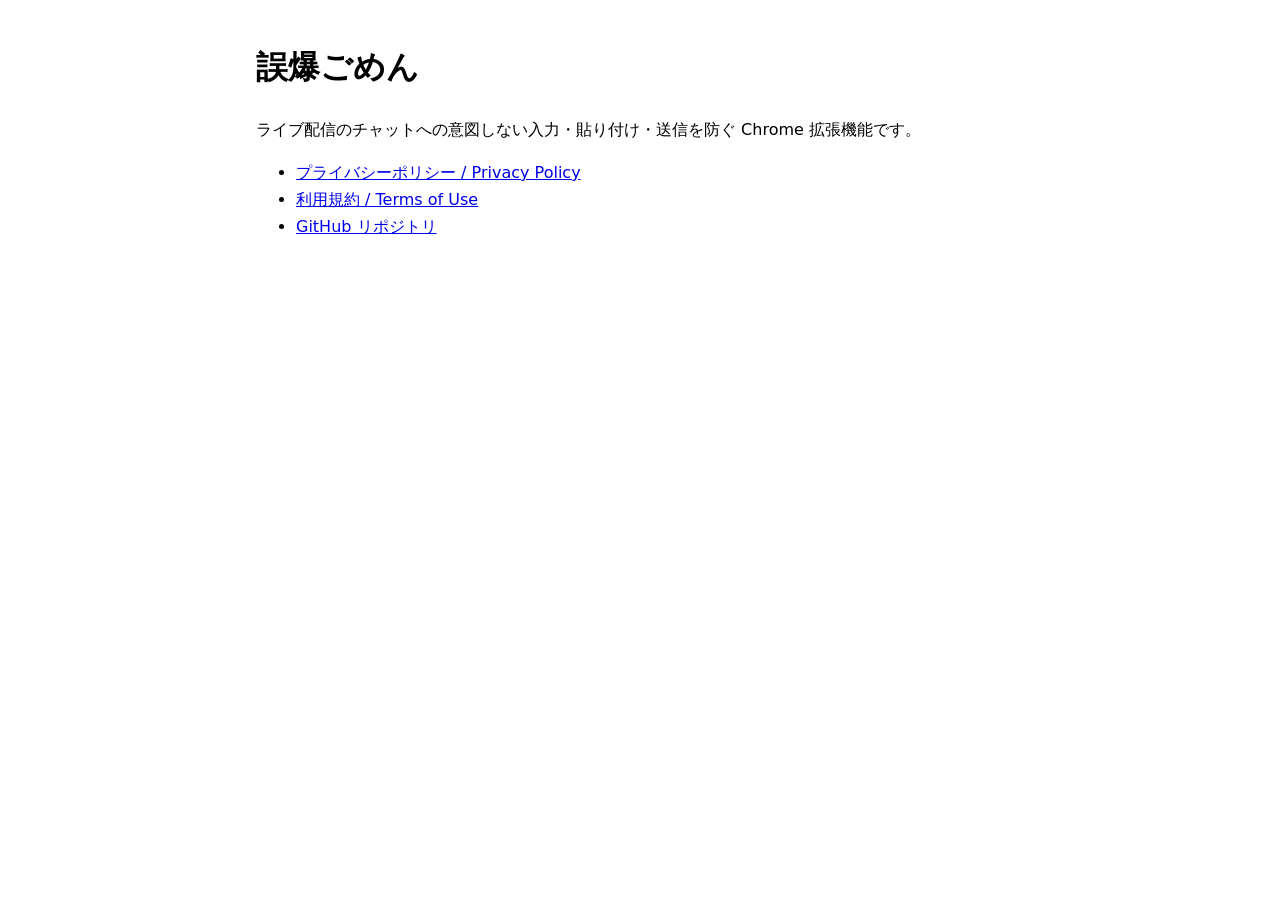
<file: docs/index.html>
<!doctype html>
<html lang="ja">
<head>
<meta charset="utf-8">
<meta name="viewport" content="width=device-width, initial-scale=1">
<title>誤爆ごめん｜配信チャット誤送信防止</title>
<style>body{max-width:48rem;margin:2.5rem auto;padding:0 1rem;font:16px/1.7 system-ui,sans-serif;color-scheme:light dark}</style>
</head>
<body><main>
<h1>誤爆ごめん</h1>
<p>ライブ配信のチャットへの意図しない入力・貼り付け・送信を防ぐ Chrome 拡張機能です。</p>
<ul>
<li><a href="privacy.html">プライバシーポリシー / Privacy Policy</a></li>
<li><a href="terms.html">利用規約 / Terms of Use</a></li>
<li><a href="https://github.com/mmiyaji/gobaku-gomen">GitHub リポジトリ</a></li>
</ul>
</main></body></html>
</file>
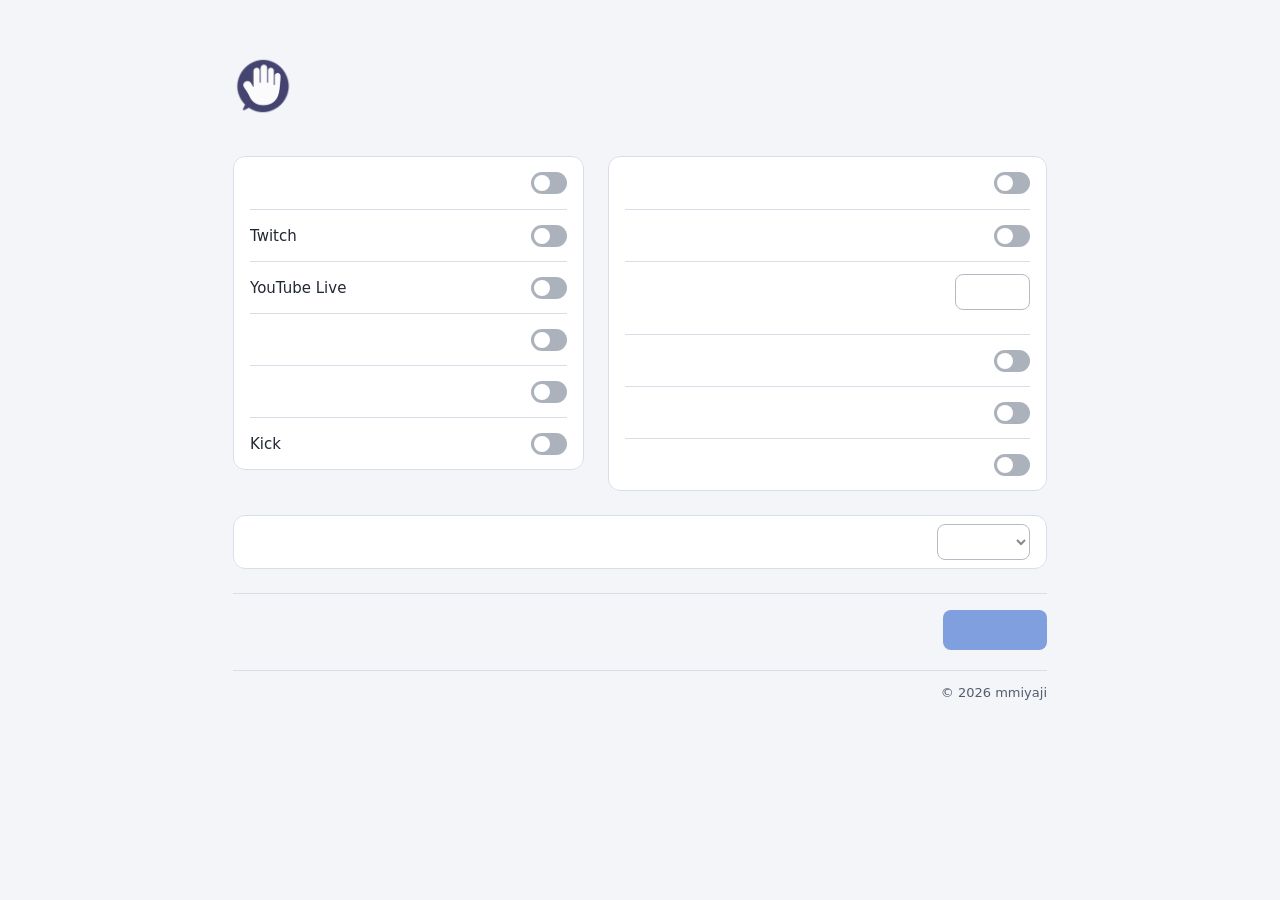
<file: options.html>
<!doctype html>
<html lang="en">
<head>
  <meta charset="utf-8">
  <meta name="viewport" content="width=device-width, initial-scale=1">
  <title></title>
  <link rel="icon" href="assets/icons/icon-32.png">
  <link rel="stylesheet" href="options.css">
  <script defer src="settings.js"></script>
  <script defer src="options.js"></script>
</head>
<body>
  <main>
    <header class="page-heading">
      <img class="extension-icon" src="assets/icons/icon-128.png" width="60" height="60" alt="">
      <div>
        <h1 data-message="settings_title"></h1>
        <p class="page-subtitle" data-message="settings_subtitle"></p>
      </div>
    </header>
    <form>
      <div class="settings-grid">
        <section aria-labelledby="sites-title">
          <h2 id="sites-title" data-message="sites"></h2>
          <fieldset aria-labelledby="sites-title" disabled>
            <label class="setting-row"><span data-message="popup_enabled"></span><input type="checkbox" role="switch" name="enabled"></label>
            <label class="setting-row"><span>Twitch</span><input type="checkbox" role="switch" name="twitchEnabled"></label>
            <label class="setting-row"><span>YouTube Live</span><input type="checkbox" role="switch" name="youtubeEnabled"></label>
            <label class="setting-row"><span data-message="niconico_live"></span><input type="checkbox" role="switch" name="niconicoEnabled"></label>
            <label class="setting-row"><span data-message="twitcasting"></span><input type="checkbox" role="switch" name="twitcastingEnabled"></label>
            <label class="setting-row"><span>Kick</span><input type="checkbox" role="switch" name="kickEnabled"></label>
          </fieldset>
        </section>
        <section aria-labelledby="unlock-title">
          <h2 id="unlock-title" data-message="unlock_settings"></h2>
          <fieldset aria-labelledby="unlock-title" disabled>
            <label class="setting-row"><span data-message="confirm_unlock"></span><input type="checkbox" role="switch" name="confirmUnlock"></label>
            <label class="setting-row"><span data-message="auto_relock"></span><input type="checkbox" role="switch" name="autoRelock"></label>
            <div class="duration">
              <label class="setting-row">
                <span data-message="unlock_seconds"></span>
                <input type="number" name="unlockSeconds" required aria-describedby="unlock-hint">
              </label>
              <p id="unlock-hint" data-message="unlock_hint"></p>
            </div>
            <label class="setting-row"><span data-message="relock_on_leave"></span><input type="checkbox" role="switch" name="relockOnLeave"></label>
            <label class="setting-row"><span data-message="confirm_paste"></span><input type="checkbox" role="switch" name="confirmPaste"></label>
            <label class="setting-row">
              <span>
                <span data-message="guard_enter"></span>
                <small id="guard-enter-hint" data-message="guard_enter_hint"></small>
              </span>
              <input type="checkbox" role="switch" name="guardEnter" aria-describedby="guard-enter-hint">
            </label>
          </fieldset>
        </section>
      </div>
      <fieldset class="language-settings" disabled>
        <label class="setting-row">
          <span data-message="language_settings"></span>
          <select name="language">
            <option value="system" data-message="language_system"></option>
            <option value="en" lang="en">English</option>
            <option value="ja" lang="ja">日本語</option>
          </select>
        </label>
      </fieldset>
      <div class="actions">
        <p role="status"></p>
        <button type="submit" data-message="save" disabled></button>
      </div>
    </form>
    <footer class="page-footer">
      <div class="footer-links">
        <a href="https://mmiyaji.github.io/gobaku-gomen/terms.html" target="_blank" rel="noopener noreferrer" data-message="footer_terms"></a>
        <a href="https://mmiyaji.github.io/gobaku-gomen/privacy.html" target="_blank" rel="noopener noreferrer" data-message="footer_privacy"></a>
        <a href="https://ruhenheim.org/" target="_blank" rel="noopener noreferrer" data-message="footer_author_site"></a>
      </div>
      <small>© 2026 mmiyaji</small>
    </footer>
  </main>
</body>
</html>
</file>
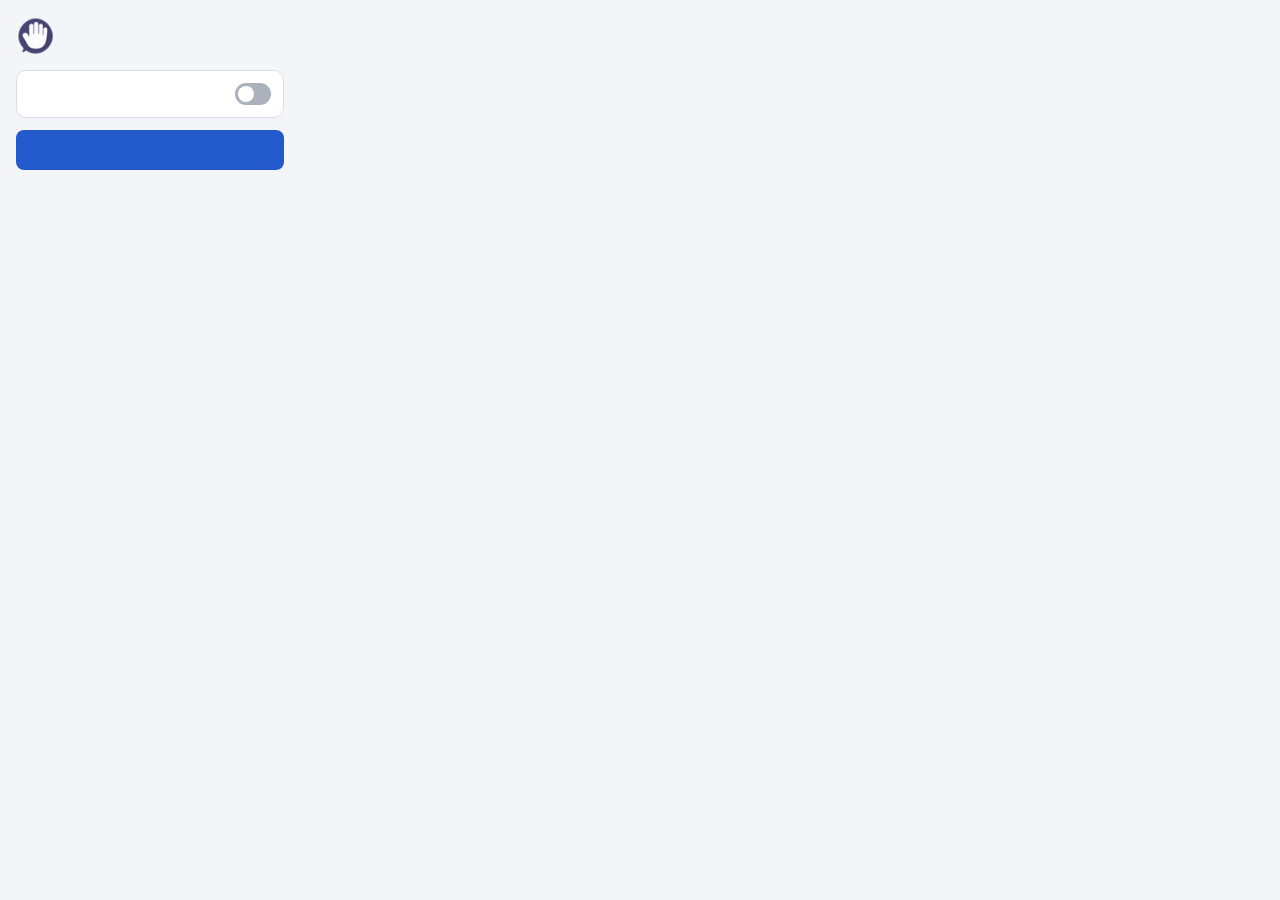
<file: popup.html>
<!doctype html>
<html lang="en">
<head>
  <meta charset="utf-8">
  <meta name="viewport" content="width=device-width, initial-scale=1">
  <title></title>
  <link rel="stylesheet" href="options.css">
  <link rel="stylesheet" href="popup.css">
  <script defer src="settings.js"></script>
  <script defer src="popup.js"></script>
</head>
<body>
  <main>
    <header class="popup-heading">
      <img src="assets/icons/icon-48.png" width="40" height="40" alt="">
      <div>
        <h1 data-message="extension_short_name"></h1>
        <p data-message="settings_subtitle"></p>
      </div>
    </header>
    <label class="setting-row">
      <span data-message="popup_enabled"></span>
      <input id="enabled" type="checkbox" role="switch" disabled>
    </label>
    <button id="details" type="button" data-message="popup_options"></button>
    <p id="status" role="status"></p>
  </main>
</body>
</html>
</file>
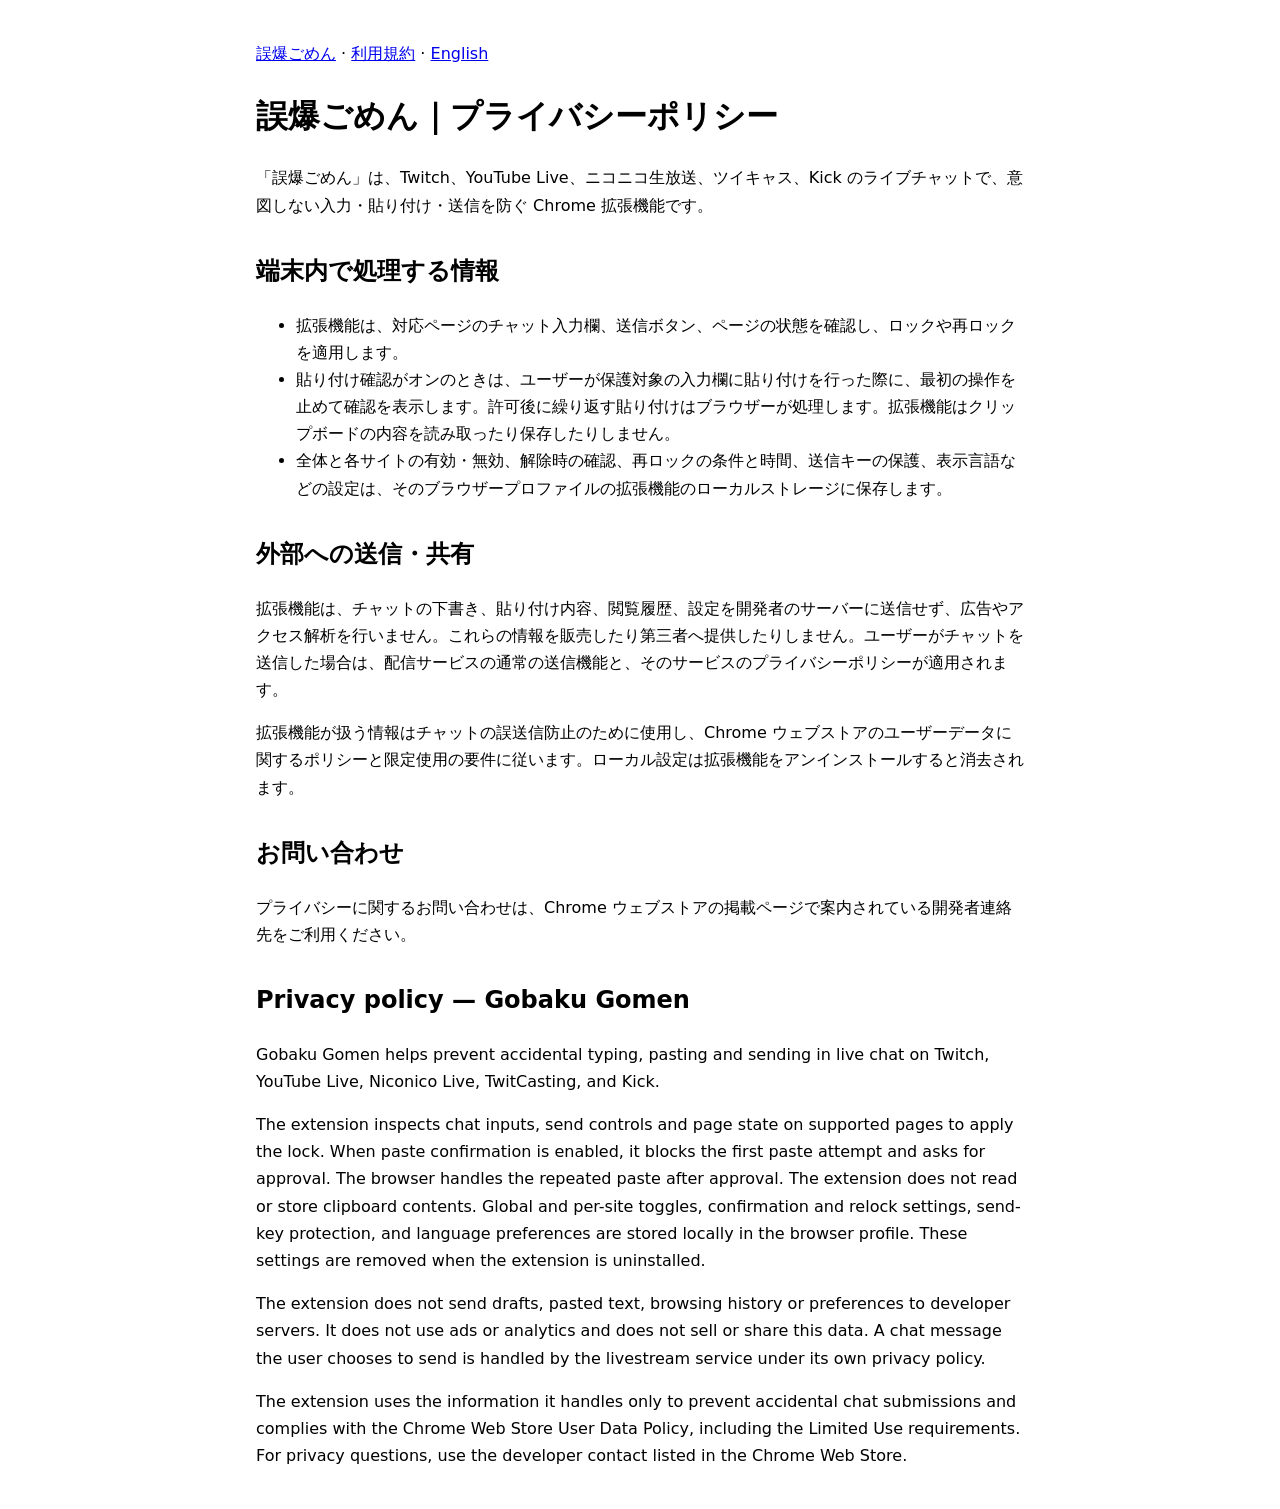
<file: docs/privacy.html>
<!doctype html>
<html lang="ja">
<head><meta charset="utf-8"><meta name="viewport" content="width=device-width, initial-scale=1"><title>誤爆ごめん｜プライバシーポリシー</title>
<style>body{max-width:48rem;margin:2.5rem auto;padding:0 1rem;font:16px/1.7 system-ui,sans-serif;color-scheme:light dark} h2{margin-top:2rem}</style></head>
<body><main><nav><a href="./">誤爆ごめん</a> · <a href="terms.html">利用規約</a> · <a href="#english" lang="en">English</a></nav>
<h1>誤爆ごめん｜プライバシーポリシー</h1>
<p>「誤爆ごめん」は、Twitch、YouTube Live、ニコニコ生放送、ツイキャス、Kick のライブチャットで、意図しない入力・貼り付け・送信を防ぐ Chrome 拡張機能です。</p>
<h2>端末内で処理する情報</h2>
<ul>
<li>拡張機能は、対応ページのチャット入力欄、送信ボタン、ページの状態を確認し、ロックや再ロックを適用します。</li>
<li>貼り付け確認がオンのときは、ユーザーが保護対象の入力欄に貼り付けを行った際に、最初の操作を止めて確認を表示します。許可後に繰り返す貼り付けはブラウザーが処理します。拡張機能はクリップボードの内容を読み取ったり保存したりしません。</li>
<li>全体と各サイトの有効・無効、解除時の確認、再ロックの条件と時間、送信キーの保護、表示言語などの設定は、そのブラウザープロファイルの拡張機能のローカルストレージに保存します。</li>
</ul>
<h2>外部への送信・共有</h2>
<p>拡張機能は、チャットの下書き、貼り付け内容、閲覧履歴、設定を開発者のサーバーに送信せず、広告やアクセス解析を行いません。これらの情報を販売したり第三者へ提供したりしません。ユーザーがチャットを送信した場合は、配信サービスの通常の送信機能と、そのサービスのプライバシーポリシーが適用されます。</p>
<p>拡張機能が扱う情報はチャットの誤送信防止のために使用し、Chrome ウェブストアのユーザーデータに関するポリシーと限定使用の要件に従います。ローカル設定は拡張機能をアンインストールすると消去されます。</p>
<h2>お問い合わせ</h2>
<p>プライバシーに関するお問い合わせは、Chrome ウェブストアの掲載ページで案内されている開発者連絡先をご利用ください。</p>
<section id="english" lang="en">
<h2>Privacy policy — Gobaku Gomen</h2>
<p>Gobaku Gomen helps prevent accidental typing, pasting and sending in live chat on Twitch, YouTube Live, Niconico Live, TwitCasting, and Kick.</p>
<p>The extension inspects chat inputs, send controls and page state on supported pages to apply the lock. When paste confirmation is enabled, it blocks the first paste attempt and asks for approval. The browser handles the repeated paste after approval. The extension does not read or store clipboard contents. Global and per-site toggles, confirmation and relock settings, send-key protection, and language preferences are stored locally in the browser profile. These settings are removed when the extension is uninstalled.</p>
<p>The extension does not send drafts, pasted text, browsing history or preferences to developer servers. It does not use ads or analytics and does not sell or share this data. A chat message the user chooses to send is handled by the livestream service under its own privacy policy.</p>
<p>The extension uses the information it handles only to prevent accidental chat submissions and complies with the Chrome Web Store User Data Policy, including the Limited Use requirements. For privacy questions, use the developer contact listed in the Chrome Web Store.</p>
</section>
</main></body></html>
</file>
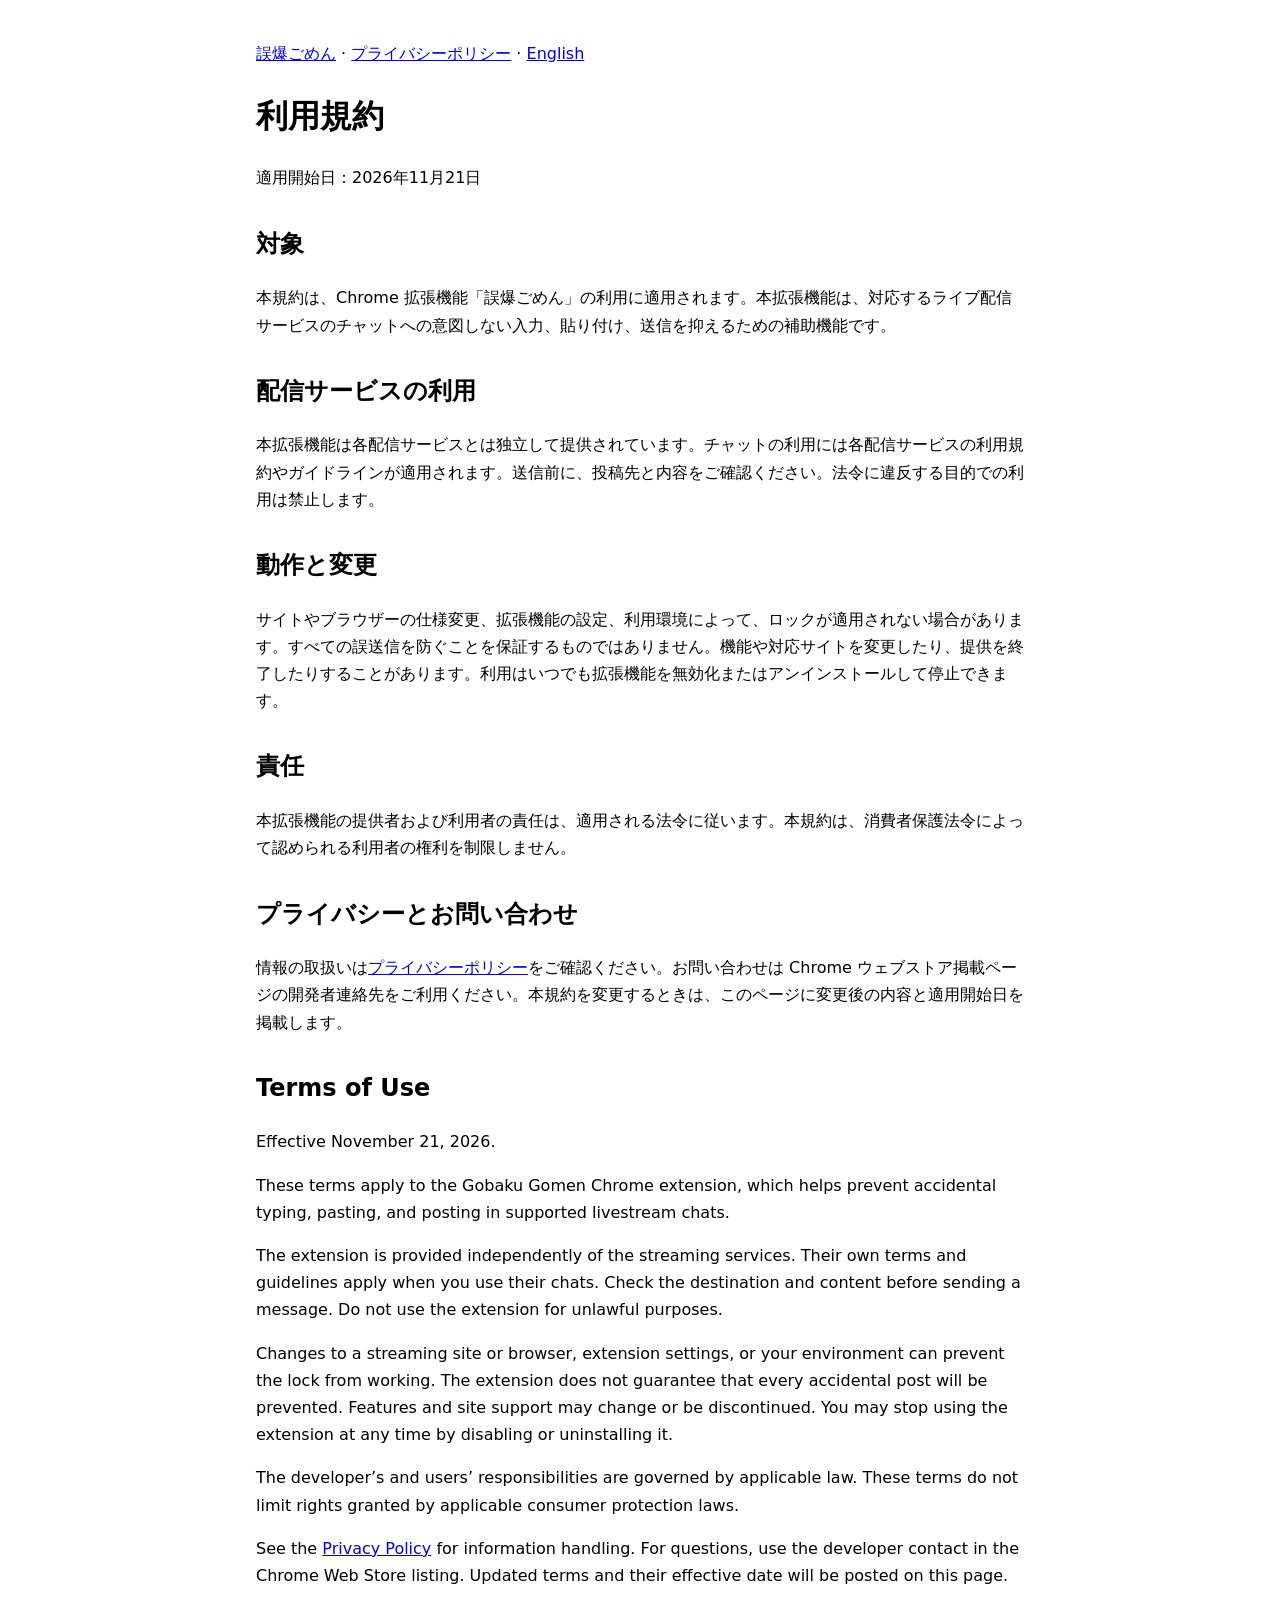
<file: docs/terms.html>
<!doctype html>
<html lang="ja">
<head>
<meta charset="utf-8">
<meta name="viewport" content="width=device-width, initial-scale=1">
<title>誤爆ごめん｜利用規約</title>
<style>body{max-width:48rem;margin:2.5rem auto;padding:0 1rem;font:16px/1.7 system-ui,sans-serif;color-scheme:light dark}h2{margin-top:2rem}</style>
</head>
<body><main>
<nav><a href="./">誤爆ごめん</a> · <a href="privacy.html">プライバシーポリシー</a> · <a href="#english" lang="en">English</a></nav>
<h1>利用規約</h1>
<p>適用開始日：2026年11月21日</p>
<h2>対象</h2>
<p>本規約は、Chrome 拡張機能「誤爆ごめん」の利用に適用されます。本拡張機能は、対応するライブ配信サービスのチャットへの意図しない入力、貼り付け、送信を抑えるための補助機能です。</p>
<h2>配信サービスの利用</h2>
<p>本拡張機能は各配信サービスとは独立して提供されています。チャットの利用には各配信サービスの利用規約やガイドラインが適用されます。送信前に、投稿先と内容をご確認ください。法令に違反する目的での利用は禁止します。</p>
<h2>動作と変更</h2>
<p>サイトやブラウザーの仕様変更、拡張機能の設定、利用環境によって、ロックが適用されない場合があります。すべての誤送信を防ぐことを保証するものではありません。機能や対応サイトを変更したり、提供を終了したりすることがあります。利用はいつでも拡張機能を無効化またはアンインストールして停止できます。</p>
<h2>責任</h2>
<p>本拡張機能の提供者および利用者の責任は、適用される法令に従います。本規約は、消費者保護法令によって認められる利用者の権利を制限しません。</p>
<h2>プライバシーとお問い合わせ</h2>
<p>情報の取扱いは<a href="privacy.html">プライバシーポリシー</a>をご確認ください。お問い合わせは Chrome ウェブストア掲載ページの開発者連絡先をご利用ください。本規約を変更するときは、このページに変更後の内容と適用開始日を掲載します。</p>
<section lang="en" id="english">
<h2>Terms of Use</h2>
<p>Effective November 21, 2026.</p>
<p>These terms apply to the Gobaku Gomen Chrome extension, which helps prevent accidental typing, pasting, and posting in supported livestream chats.</p>
<p>The extension is provided independently of the streaming services. Their own terms and guidelines apply when you use their chats. Check the destination and content before sending a message. Do not use the extension for unlawful purposes.</p>
<p>Changes to a streaming site or browser, extension settings, or your environment can prevent the lock from working. The extension does not guarantee that every accidental post will be prevented. Features and site support may change or be discontinued. You may stop using the extension at any time by disabling or uninstalling it.</p>
<p>The developer’s and users’ responsibilities are governed by applicable law. These terms do not limit rights granted by applicable consumer protection laws.</p>
<p>See the <a href="privacy.html">Privacy Policy</a> for information handling. For questions, use the developer contact in the Chrome Web Store listing. Updated terms and their effective date will be posted on this page.</p>
</section>
</main></body></html>
</file>
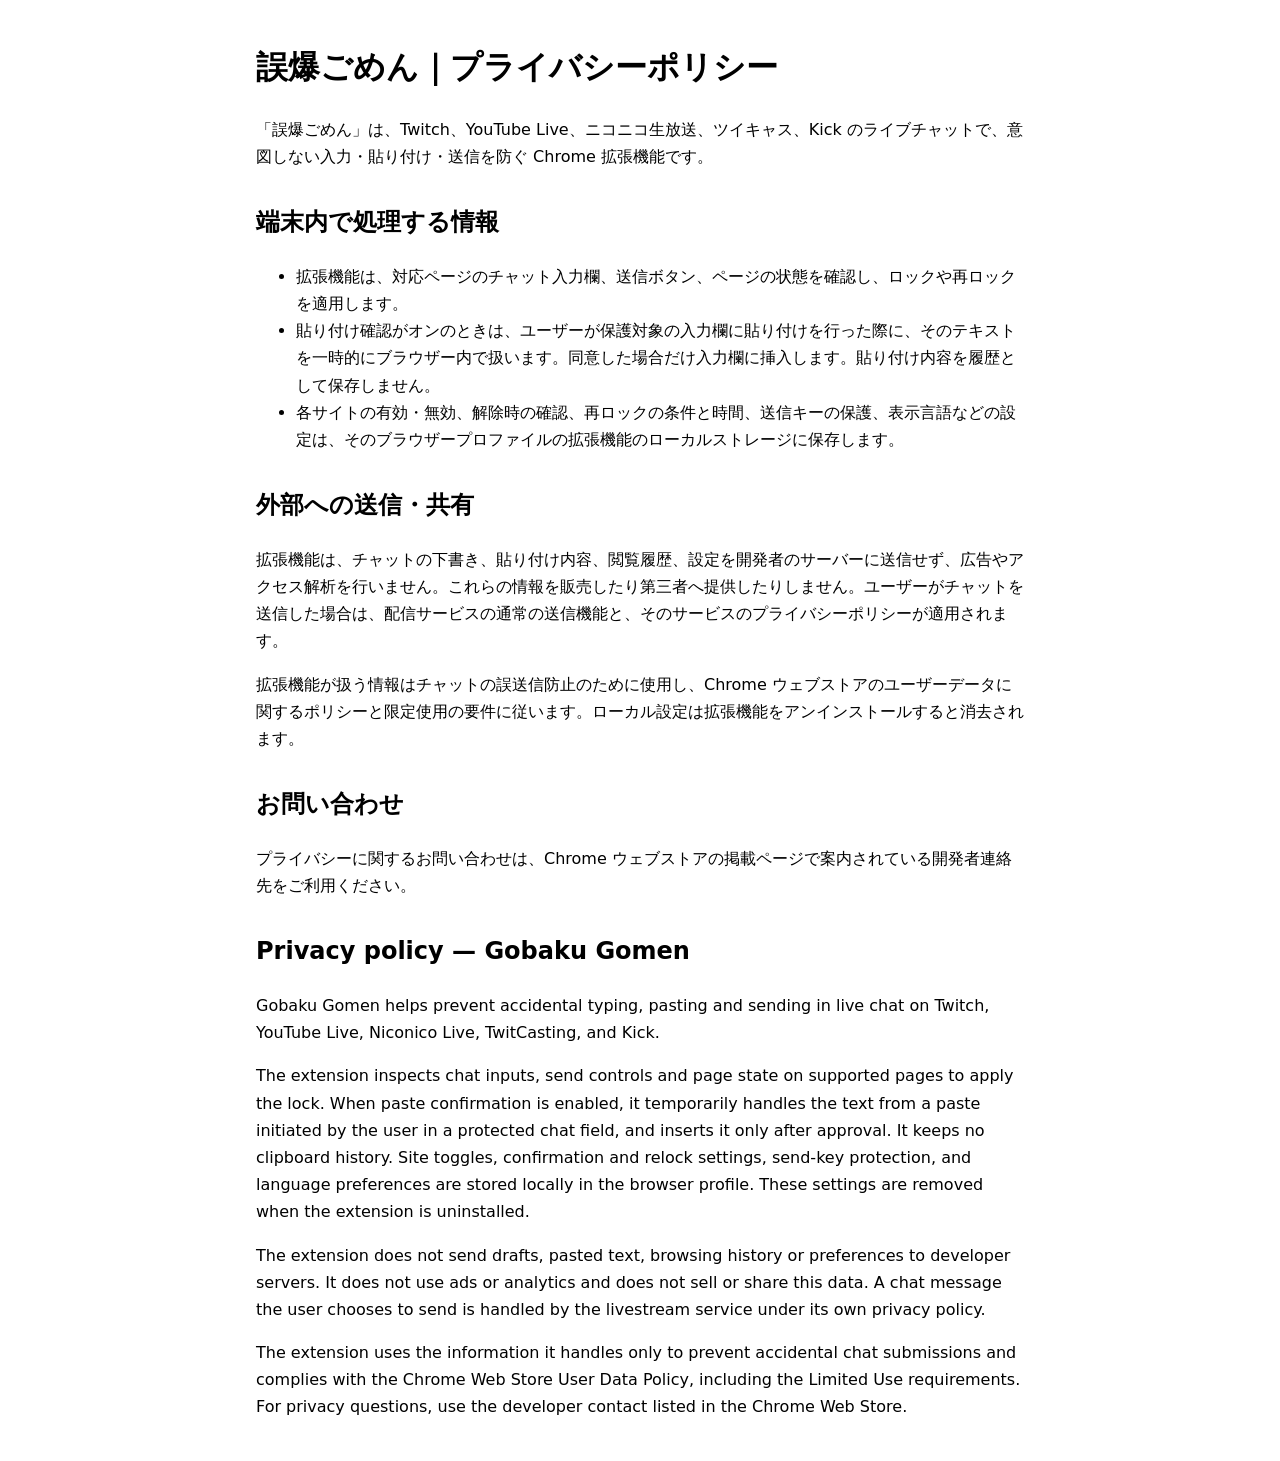
<file: release/chrome-web-store/0.7.1/privacy.html>
<!doctype html>
<html lang="ja">
<head><meta charset="utf-8"><meta name="viewport" content="width=device-width, initial-scale=1"><title>誤爆ごめん｜プライバシーポリシー</title>
<style>body{max-width:48rem;margin:2.5rem auto;padding:0 1rem;font:16px/1.7 system-ui,sans-serif;color-scheme:light dark} h2{margin-top:2rem}</style></head>
<body><main>
<h1>誤爆ごめん｜プライバシーポリシー</h1>
<p>「誤爆ごめん」は、Twitch、YouTube Live、ニコニコ生放送、ツイキャス、Kick のライブチャットで、意図しない入力・貼り付け・送信を防ぐ Chrome 拡張機能です。</p>
<h2>端末内で処理する情報</h2>
<ul>
<li>拡張機能は、対応ページのチャット入力欄、送信ボタン、ページの状態を確認し、ロックや再ロックを適用します。</li>
<li>貼り付け確認がオンのときは、ユーザーが保護対象の入力欄に貼り付けを行った際に、そのテキストを一時的にブラウザー内で扱います。同意した場合だけ入力欄に挿入します。貼り付け内容を履歴として保存しません。</li>
<li>各サイトの有効・無効、解除時の確認、再ロックの条件と時間、送信キーの保護、表示言語などの設定は、そのブラウザープロファイルの拡張機能のローカルストレージに保存します。</li>
</ul>
<h2>外部への送信・共有</h2>
<p>拡張機能は、チャットの下書き、貼り付け内容、閲覧履歴、設定を開発者のサーバーに送信せず、広告やアクセス解析を行いません。これらの情報を販売したり第三者へ提供したりしません。ユーザーがチャットを送信した場合は、配信サービスの通常の送信機能と、そのサービスのプライバシーポリシーが適用されます。</p>
<p>拡張機能が扱う情報はチャットの誤送信防止のために使用し、Chrome ウェブストアのユーザーデータに関するポリシーと限定使用の要件に従います。ローカル設定は拡張機能をアンインストールすると消去されます。</p>
<h2>お問い合わせ</h2>
<p>プライバシーに関するお問い合わせは、Chrome ウェブストアの掲載ページで案内されている開発者連絡先をご利用ください。</p>
<section lang="en">
<h2>Privacy policy — Gobaku Gomen</h2>
<p>Gobaku Gomen helps prevent accidental typing, pasting and sending in live chat on Twitch, YouTube Live, Niconico Live, TwitCasting, and Kick.</p>
<p>The extension inspects chat inputs, send controls and page state on supported pages to apply the lock. When paste confirmation is enabled, it temporarily handles the text from a paste initiated by the user in a protected chat field, and inserts it only after approval. It keeps no clipboard history. Site toggles, confirmation and relock settings, send-key protection, and language preferences are stored locally in the browser profile. These settings are removed when the extension is uninstalled.</p>
<p>The extension does not send drafts, pasted text, browsing history or preferences to developer servers. It does not use ads or analytics and does not sell or share this data. A chat message the user chooses to send is handled by the livestream service under its own privacy policy.</p>
<p>The extension uses the information it handles only to prevent accidental chat submissions and complies with the Chrome Web Store User Data Policy, including the Limited Use requirements. For privacy questions, use the developer contact listed in the Chrome Web Store.</p>
</section>
</main></body></html>
</file>
<file: options.css>
:root {
  color-scheme: light dark;
  --page: light-dark(#f3f5f8, #131519);
  --panel: light-dark(#fff, #1d2026);
  --text: light-dark(#222833, #f2f4f8);
  --muted: light-dark(#535d6c, #b3bac6);
  --line: light-dark(#d8dee8, #373d48);
  --control-border: light-dark(#788497, #808b9c);
  --switch-off: light-dark(#687487, #626d80);
  --accent: #235acb;
  --accent-hover: #1c4cac;
  --focus: light-dark(#235acb, #88adff);
  font: 15px/1.6 system-ui, "Segoe UI", sans-serif;
}

* {
  box-sizing: border-box;
}

body {
  margin: 0;
  background: var(--page);
  color: var(--text);
  font: inherit;
}

main {
  max-width: 58rem;
  margin-inline: auto;
  padding: 56px 28px 36px;
}

.page-heading {
  display: flex;
  align-items: center;
  gap: 14px;
  margin-block-end: 32px;
}

h1,
h2,
p {
  margin: 0;
}

h1 {
  font-size: 28px;
  font-weight: 600;
  line-height: 1.3;
}

.extension-icon {
  flex: none;
}

.page-subtitle {
  margin-block-start: 2px;
  color: var(--muted);
}

.settings-grid {
  display: grid;
  grid-template-columns: minmax(0, 1fr) minmax(0, 1.25fr);
  align-items: start;
  gap: 24px;
}

h2 {
  margin: 0 0 8px;
  font-size: 16px;
  font-weight: 600;
}

fieldset {
  min-inline-size: 0;
  margin: 0;
  padding: 0 16px;
  border: 1px solid var(--line);
  border-radius: 12px;
  background: var(--panel);
}

.setting-row {
  display: flex;
  align-items: center;
  justify-content: space-between;
  gap: 12px;
  min-height: 52px;
  padding-block: 8px;
}

.setting-row + .setting-row,
.duration,
.duration + .setting-row {
  border-block-start: 1px solid var(--line);
}

.setting-row:has(input[type="checkbox"]:enabled) {
  cursor: pointer;
}

input[type="checkbox"] {
  appearance: none;
  display: grid;
  align-items: center;
  flex: 0 0 36px;
  width: 36px;
  height: 22px;
  margin: 0;
  padding: 2px;
  border: 1px solid transparent;
  border-radius: 11px;
  background: var(--switch-off);
  cursor: inherit;
}

input[type="checkbox"]::before {
  content: "";
  width: 16px;
  height: 16px;
  border-radius: 50%;
  background: #fff;
}

input[type="checkbox"]:checked {
  justify-items: end;
  background: var(--accent);
}

.duration {
  padding-block-end: 16px;
}

.duration .setting-row {
  padding-block: 12px 8px;
}

input[type="number"] {
  width: 5rem;
  min-height: 36px;
  padding: 4px 8px;
  border: 1px solid var(--control-border);
  border-radius: 8px;
  color: inherit;
  background: var(--panel);
  font: inherit;
  font-variant-numeric: tabular-nums;
}

.language-settings {
  margin-block-start: 24px;
}

select {
  max-width: 62%;
  min-height: 36px;
  padding: 4px 8px;
  border: 1px solid var(--control-border);
  border-radius: 8px;
  background: var(--panel);
  color: inherit;
  font: inherit;
}

input:disabled,
select:disabled,
button:disabled {
  opacity: 0.55;
}

.setting-row small {
  display: block;
}

#unlock-hint,
.setting-row small,
.actions p {
  color: var(--muted);
  font-size: 13px;
}

.actions {
  display: flex;
  align-items: center;
  justify-content: space-between;
  gap: 16px;
  margin-block-start: 24px;
  padding-block-start: 16px;
  border-block-start: 1px solid var(--line);
}

button {
  min-width: 104px;
  min-height: 40px;
  padding: 6px 16px;
  border: 1px solid transparent;
  border-radius: 8px;
  background: var(--accent);
  color: #fff;
  font: inherit;
  font-weight: 600;
}

button:enabled {
  cursor: pointer;
}

button:enabled:hover {
  background: var(--accent-hover);
}

:where(input, select, button, a):focus-visible {
  outline: 2px solid var(--focus);
  outline-offset: 3px;
}

.page-footer {
  display: flex;
  flex-wrap: wrap;
  align-items: baseline;
  justify-content: space-between;
  gap: 8px 24px;
  margin-block-start: 20px;
  padding-block-start: 12px;
  border-block-start: 1px solid var(--line);
  color: var(--muted);
  font-size: 13px;
}

.page-footer small {
  font-size: inherit;
}

.footer-links {
  display: flex;
  flex-wrap: wrap;
  gap: 6px 16px;
}

.footer-links a {
  color: inherit;
  text-underline-offset: 3px;
}

.footer-links a:hover {
  color: var(--focus);
}

@media (max-width: 670px) {
  main {
    padding: 28px 16px;
  }

  .page-heading {
    margin-block-end: 24px;
  }

  h1 {
    font-size: 24px;
  }

  .settings-grid {
    grid-template-columns: minmax(0, 1fr);
    gap: 20px;
  }
}

@media (forced-colors: active) {
  input[type="checkbox"] {
    appearance: auto;
    display: revert;
    flex-basis: auto;
    width: 22px;
    height: 22px;
  }

  input[type="checkbox"]::before {
    content: none;
  }

  button {
    border-color: ButtonText;
  }
}
</file>
<file: popup.css>
body {
  width: 300px;
}

main {
  padding: 16px;
}

.popup-heading {
  display: flex;
  align-items: center;
  gap: 8px;
  margin-block-end: 14px;
}

.popup-heading h1 {
  font-size: 18px;
}

.popup-heading p {
  color: var(--muted);
  font-size: 12px;
}

.setting-row {
  min-height: 48px;
  padding-inline: 12px;
  border: 1px solid var(--line);
  border-radius: 10px;
  background: var(--panel);
}

#details {
  width: 100%;
  margin-block-start: 12px;
}

#status:not(:empty) {
  margin-block-start: 8px;
  color: var(--muted);
}
</file>
